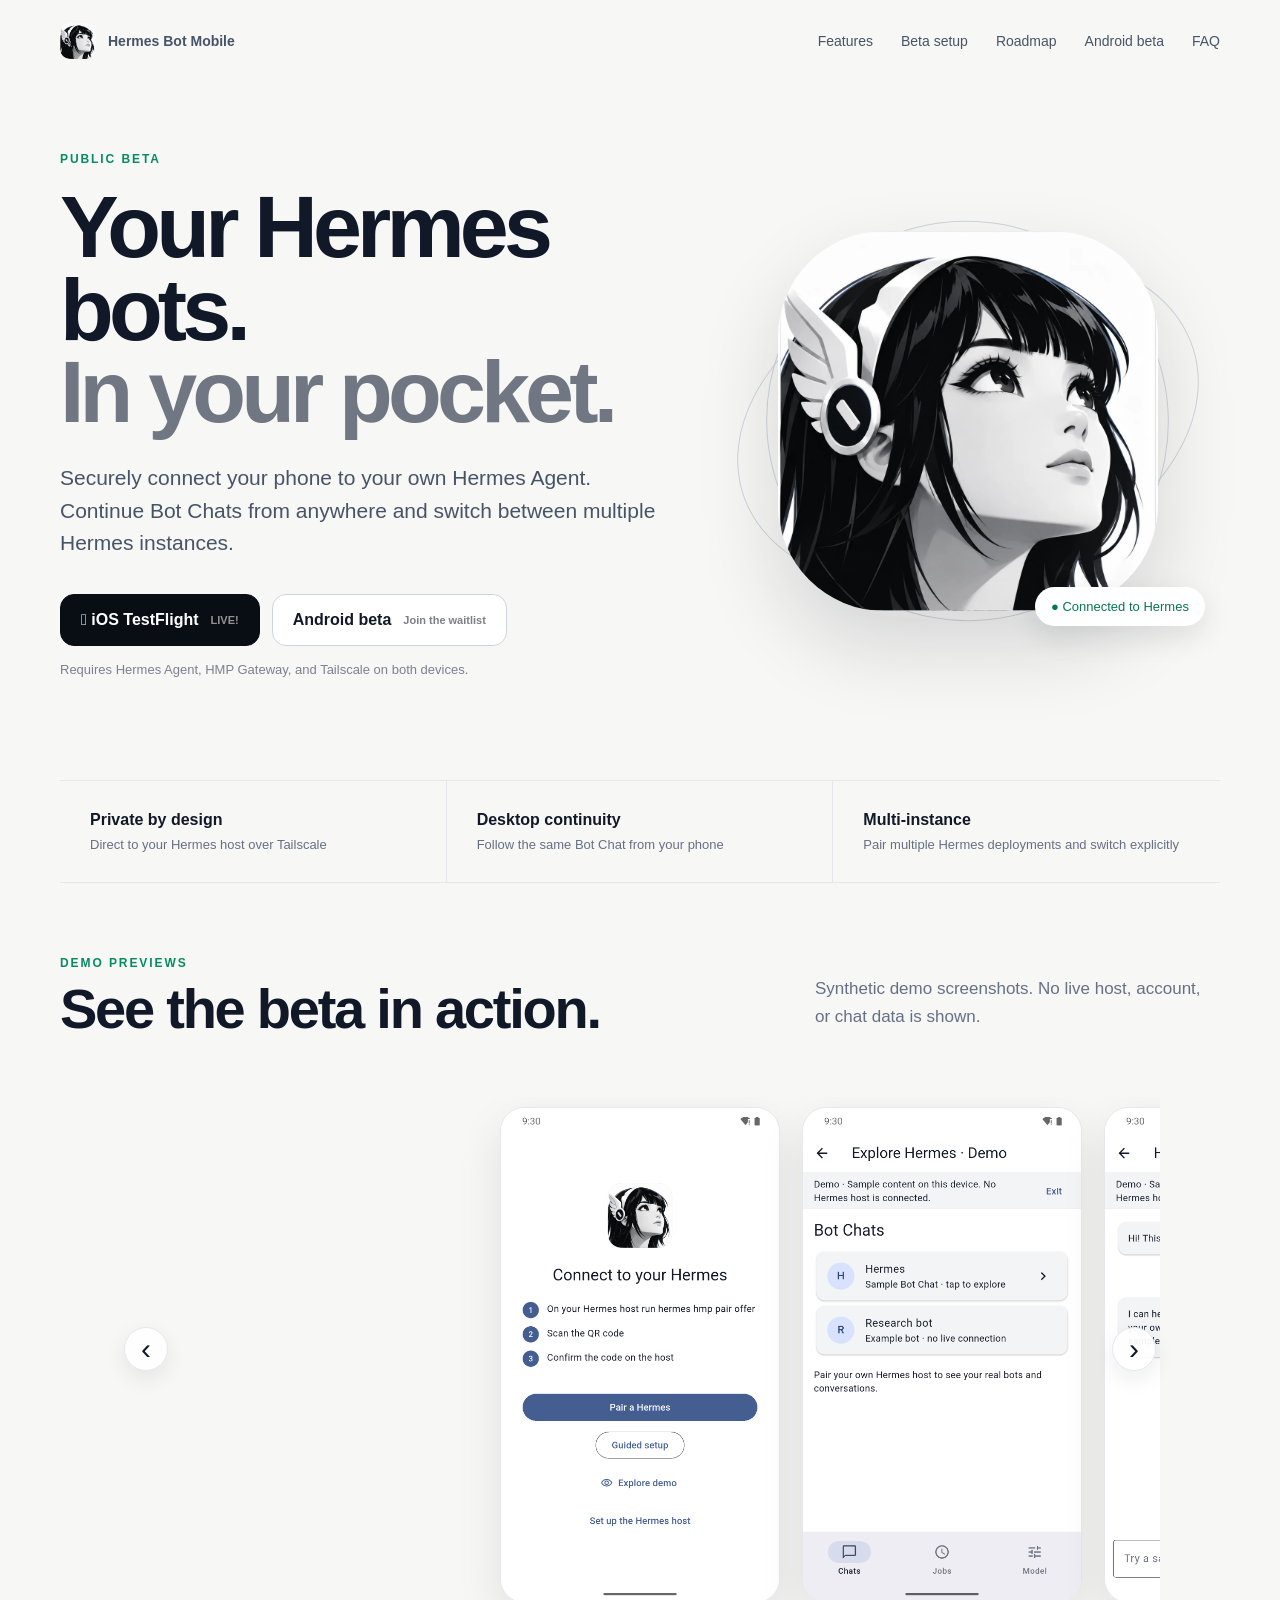
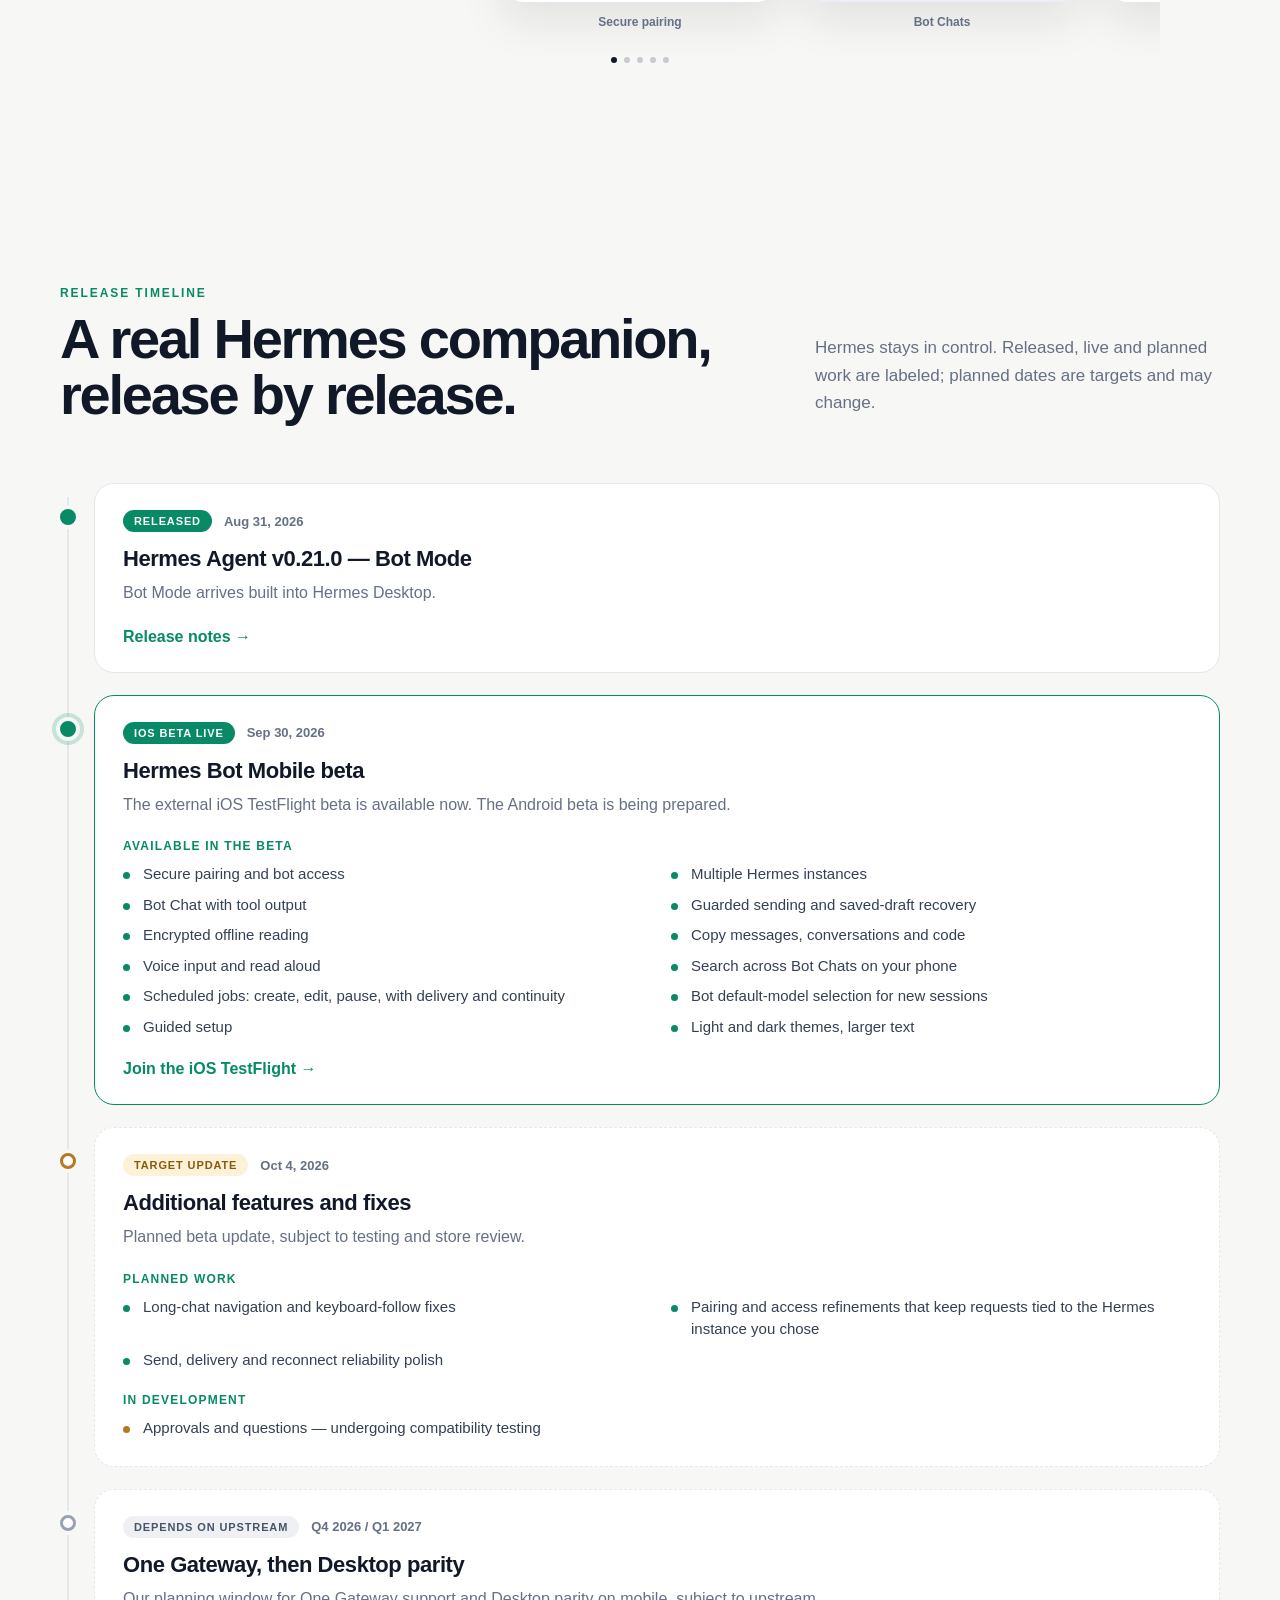
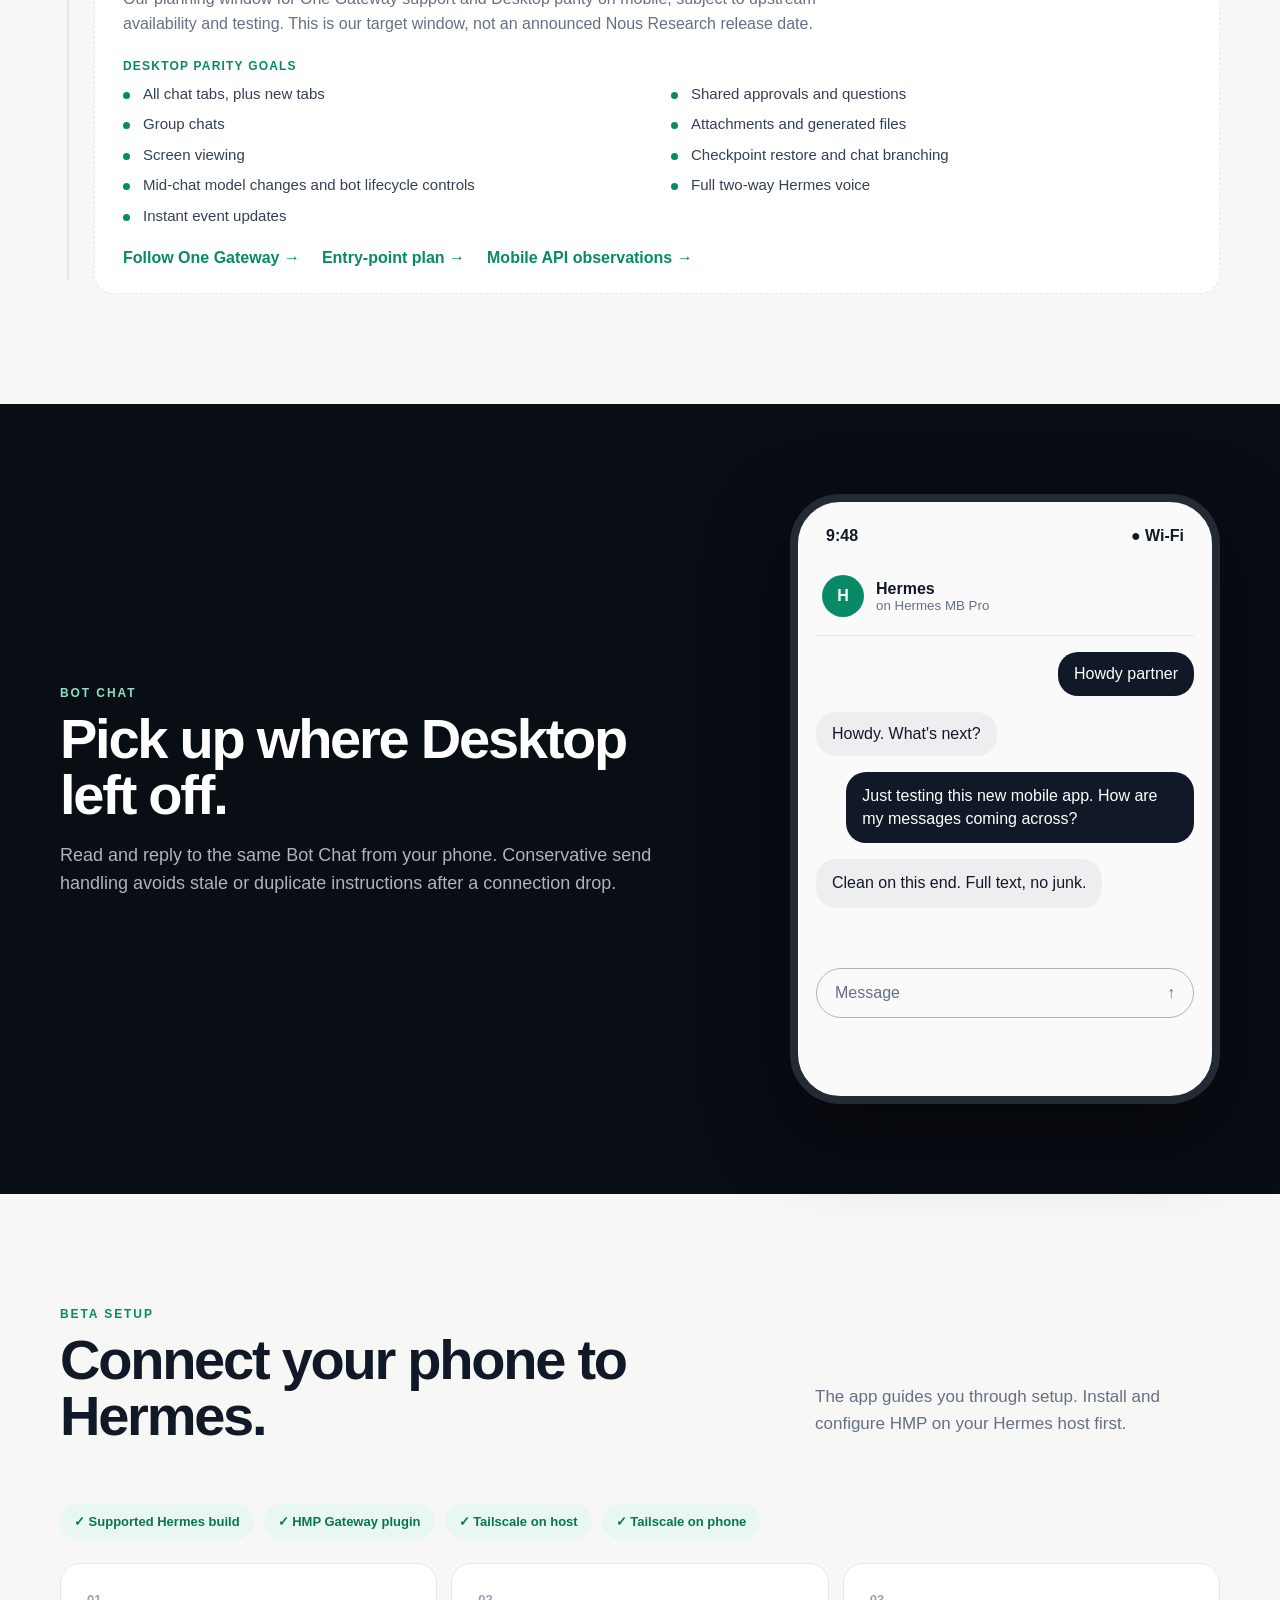
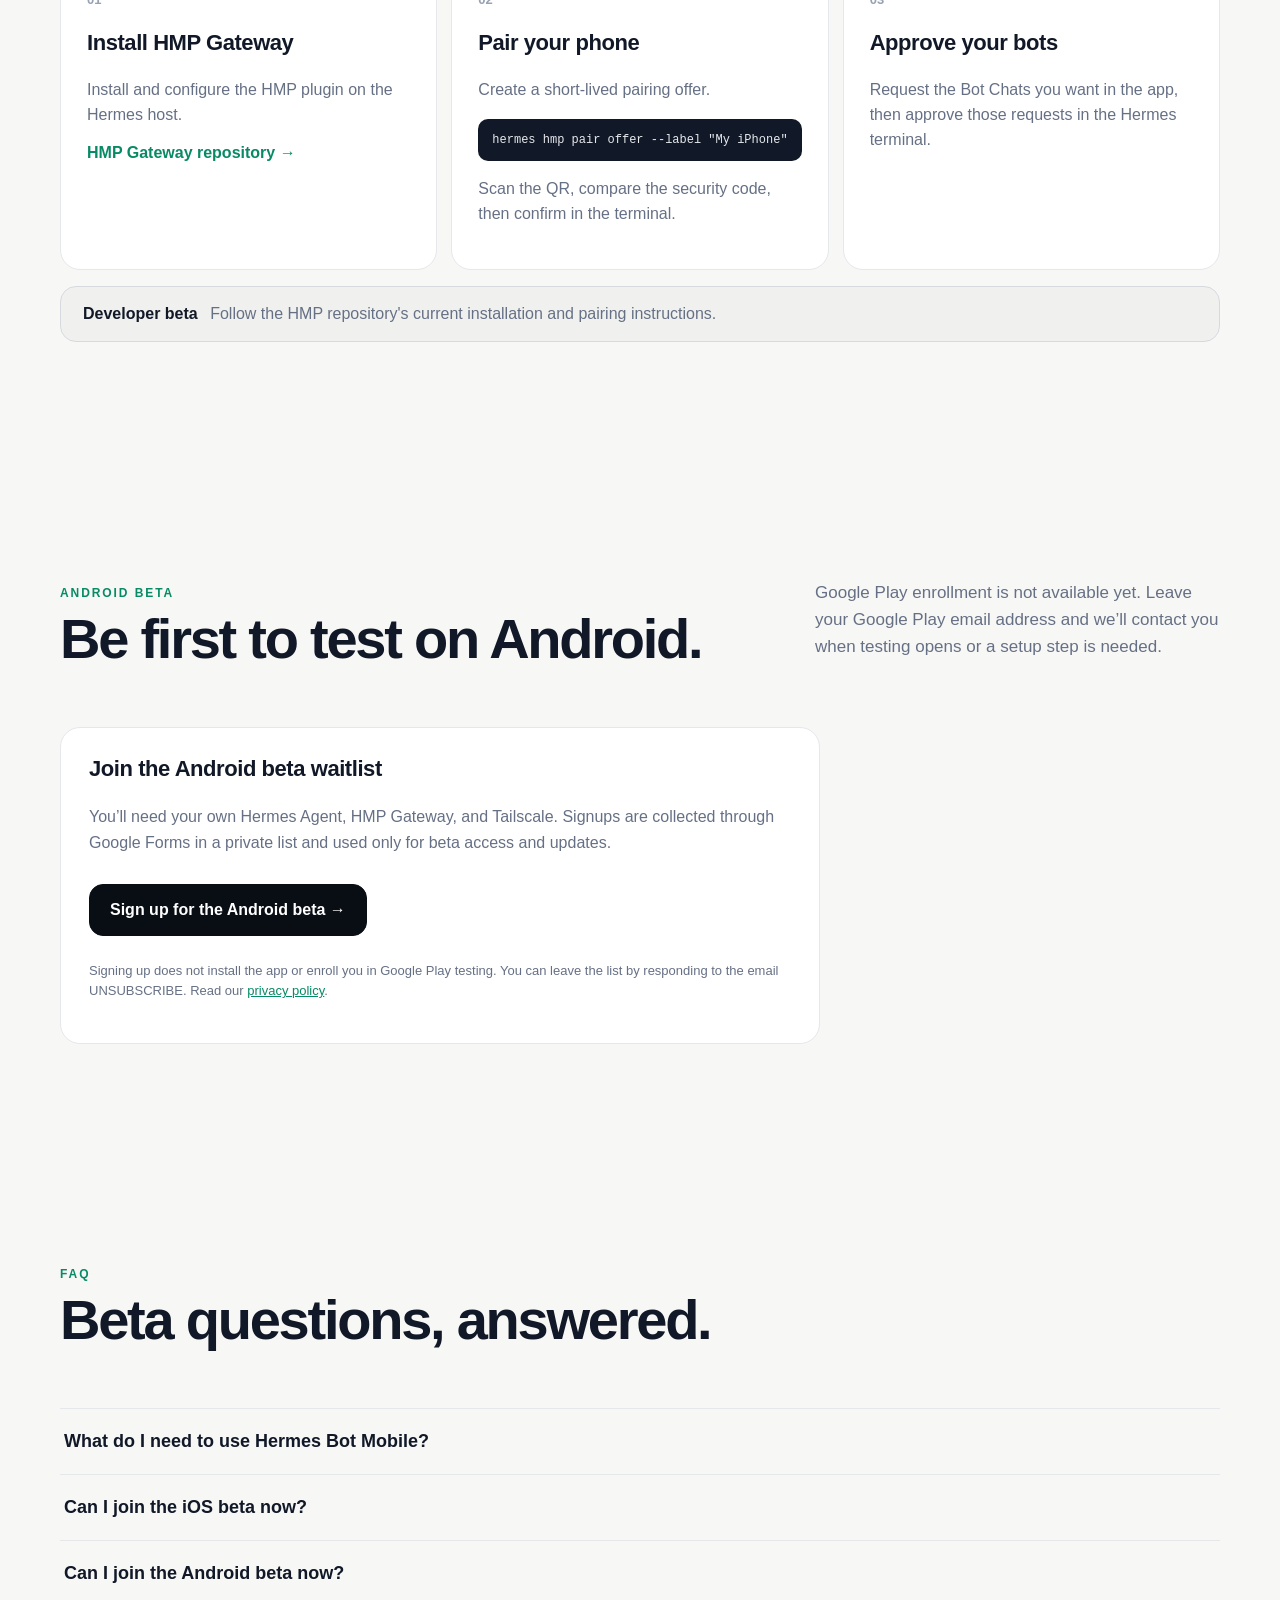
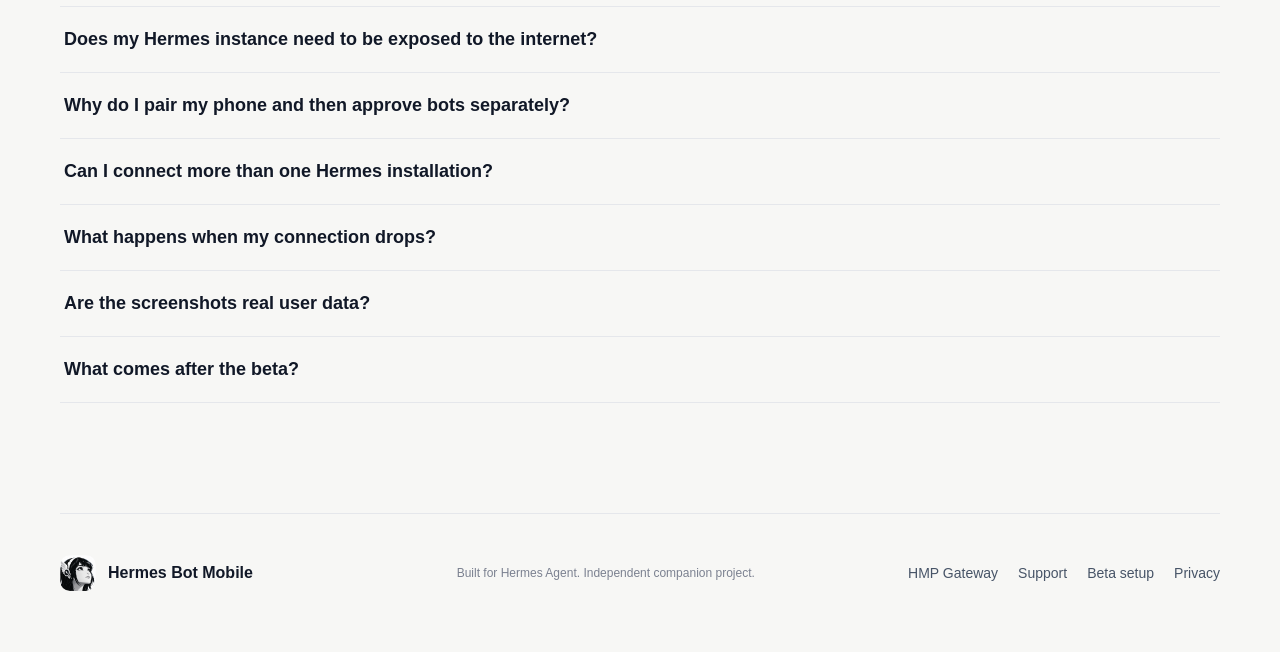
<file: index.html>
<!doctype html><html lang="en"><head><meta charset="utf-8"><meta name="viewport" content="width=device-width,initial-scale=1"><meta name="description" content="Hermes Bot Mobile puts your Hermes bots in your pocket.">
<meta property="og:type" content="website">
<meta property="og:site_name" content="Hermes Bot Mobile">
<meta property="og:title" content="Hermes Bot Mobile">
<meta property="og:description" content="Your Hermes bots. In your pocket. Secure pairing, Bot Chat, multiple Hermes instances, voice, search, jobs and more.">
<meta property="og:url" content="https://hermes-bot.app/">
<meta property="og:image" content="https://hermes-bot.app/assets/og-image.jpg">
<meta property="og:image:alt" content="Hermes Bot Mobile">
<meta name="twitter:card" content="summary_large_image">
<meta name="twitter:title" content="Hermes Bot Mobile">
<meta name="twitter:description" content="Your Hermes bots. In your pocket.">
<meta name="twitter:image" content="https://hermes-bot.app/assets/og-image.jpg"><title>Hermes Bot Mobile</title><link rel="icon" href="assets/icon.png"><link rel="stylesheet" href="styles.css"></head><body>
<header class="nav wrap"><a class="brand" href="#"><img src="assets/icon.png" alt=""><span>Hermes Bot Mobile</span></a><nav><a href="#features">Features</a><a href="#setup">Beta setup</a><a href="#roadmap">Roadmap</a><a href="#android-beta">Android beta</a><a href="#faq">FAQ</a></nav></header>
<main><section class="hero wrap"><div><div class="eyebrow">PUBLIC BETA</div><h1>Your Hermes bots.<br><em>In your pocket.</em></h1><p class="lede">Securely connect your phone to your own Hermes Agent. Continue Bot Chats from anywhere and switch between multiple Hermes instances.</p><div class="actions"><a class="button primary" href="https://testflight.apple.com/join/xpqhr1Ab"> iOS TestFlight <span>LIVE!</span></a><a class="button" href="#android-beta">Android beta <span>Join the waitlist</span></a></div><p class="fine">Requires Hermes Agent, HMP Gateway, and Tailscale on both devices.</p></div><div class="hero-art"><div class="orbit a"></div><div class="orbit b"></div><img src="assets/icon.png" alt="Hermes Bot Mobile icon"><div class="pill">● Connected to Hermes</div></div></section>
<section class="proof wrap"><div><strong>Private by design</strong><span>Direct to your Hermes host over Tailscale</span></div><div><strong>Desktop continuity</strong><span>Follow the same Bot Chat from your phone</span></div><div><strong>Multi-instance</strong><span>Pair multiple Hermes deployments and switch explicitly</span></div></section>
<section class="section wrap previews"><div class="section-head"><div><span class="kicker">DEMO PREVIEWS</span><h2>See the beta in action.</h2></div><p>Synthetic demo screenshots. No live host, account, or chat data is shown.</p></div><div class="demo-carousel" aria-label="Hermes Bot Mobile demo previews">
<button class="carousel-arrow prev" type="button" aria-label="Previous demo">‹</button>
<div class="carousel-track" id="demo-carousel">
<figure><img src="assets/screenshots/android-demo-00-pairing.png" alt="Synthetic demo preview of secure pairing"><figcaption>Secure pairing</figcaption></figure>
<figure><img src="assets/screenshots/android-demo-01-chats.png" alt="Synthetic demo preview of Hermes bot chats"><figcaption>Bot Chats</figcaption></figure>
<figure><img src="assets/screenshots/android-demo-02-chat.png" alt="Synthetic demo preview of a Hermes conversation"><figcaption>Conversation</figcaption></figure>
<figure><img src="assets/screenshots/android-demo-03-jobs.png" alt="Synthetic demo preview of scheduled jobs"><figcaption>Scheduled jobs</figcaption></figure>
<figure><img src="assets/screenshots/android-demo-04-model.png" alt="Synthetic demo preview of model selection"><figcaption>Default model</figcaption></figure>
</div>
<button class="carousel-arrow next" type="button" aria-label="Next demo">›</button>
</div><div class="carousel-dots" aria-hidden="true"><i></i><i></i><i></i><i></i><i></i></div></section><section id="roadmap" class="section wrap" aria-labelledby="roadmap-title"><div class="section-head"><div><span class="kicker">RELEASE TIMELINE</span><h2 id="roadmap-title">A real Hermes companion, release by release.</h2></div><p>Hermes stays in control. Released, live and planned work are labeled; planned dates are targets and may change.</p></div><ol id="timeline" class="timeline"></ol></section>
<section class="dark"><div class="wrap split"><div><span class="kicker mint">BOT CHAT</span><h2>Pick up where Desktop left off.</h2><p>Read and reply to the same Bot Chat from your phone. Conservative send handling avoids stale or duplicate instructions after a connection drop.</p></div><div class="phone"><div class="phonebar">9:48 <span>● Wi-Fi</span></div><div class="chathead"><b>H</b><div><strong>Hermes</strong><small>on Hermes MB Pro</small></div></div><div class="bubble me">Howdy partner</div><div class="bubble">Howdy. What's next?</div><div class="bubble me wide">Just testing this new mobile app. How are my messages coming across?</div><div class="bubble wide">Clean on this end. Full text, no junk.</div><div class="composer">Message <b>↑</b></div></div></div></section>
<section id="setup" class="section wrap"><div class="section-head"><div><span class="kicker">BETA SETUP</span><h2>Connect your phone to Hermes.</h2></div><p>The app guides you through setup. Install and configure HMP on your Hermes host first.</p></div><div class="req"><span>✓ Supported Hermes build</span><span>✓ HMP Gateway plugin</span><span>✓ Tailscale on host</span><span>✓ Tailscale on phone</span></div><div class="grid steps"><article><b>01</b><h3>Install HMP Gateway</h3><p>Install and configure the HMP plugin on the Hermes host.</p><a href="https://github.com/MahdiHedhli/hermes-hmp">HMP Gateway repository →</a></article><article><b>02</b><h3>Pair your phone</h3><p>Create a short-lived pairing offer.</p><pre><code>hermes hmp pair offer --label "My iPhone"</code></pre><p>Scan the QR, compare the security code, then confirm in the terminal.</p></article><article><b>03</b><h3>Approve your bots</h3><p>Request the Bot Chats you want in the app, then approve those requests in the Hermes terminal.</p></article></div><div class="note"><strong>Developer beta</strong> Follow the HMP repository's current installation and pairing instructions.</div></section>
<section id="android-beta" class="section wrap" aria-labelledby="android-beta-title"><div class="section-head"><div><span class="kicker">ANDROID BETA</span><h2 id="android-beta-title">Be first to test on Android.</h2></div><p>Google Play enrollment is not available yet. Leave your Google Play email address and we’ll contact you when testing opens or a setup step is needed.</p></div><article class="beta-signup"><h3>Join the Android beta waitlist</h3><p>You’ll need your own Hermes Agent, HMP Gateway, and Tailscale. Signups are collected through Google Forms in a private list and used only for beta access and updates.</p><a class="button primary" href="https://docs.google.com/forms/d/e/1FAIpQLSffyN-9NxLB6W3A6nmQTnQVERG7p3RSIt5DeIBfDf3zueqhJw/viewform">Sign up for the Android beta →</a><p class="fine">Signing up does not install the app or enroll you in Google Play testing. You can leave the list by responding to the email UNSUBSCRIBE. Read our <a href="/privacy.html">privacy policy</a>.</p></article></section>
<section id="faq" class="section wrap"><div class="section-head"><div><span class="kicker">FAQ</span><h2>Beta questions, answered.</h2></div></div><div id="faqs"></div></section></main>
<footer class="wrap footer"><div class="brand"><img src="assets/icon.png" alt=""><span>Hermes Bot Mobile</span></div><p>Built for Hermes Agent. Independent companion project.</p><div><a href="https://github.com/MahdiHedhli/hermes-hmp">HMP Gateway</a><a href="https://github.com/MahdiHedhli/hermes-hmp/issues">Support</a><a href="#setup">Beta setup</a><a href="/privacy.html">Privacy</a></div></footer><script src="site-data.js"></script><script src="app.js"></script></body></html>
</file>
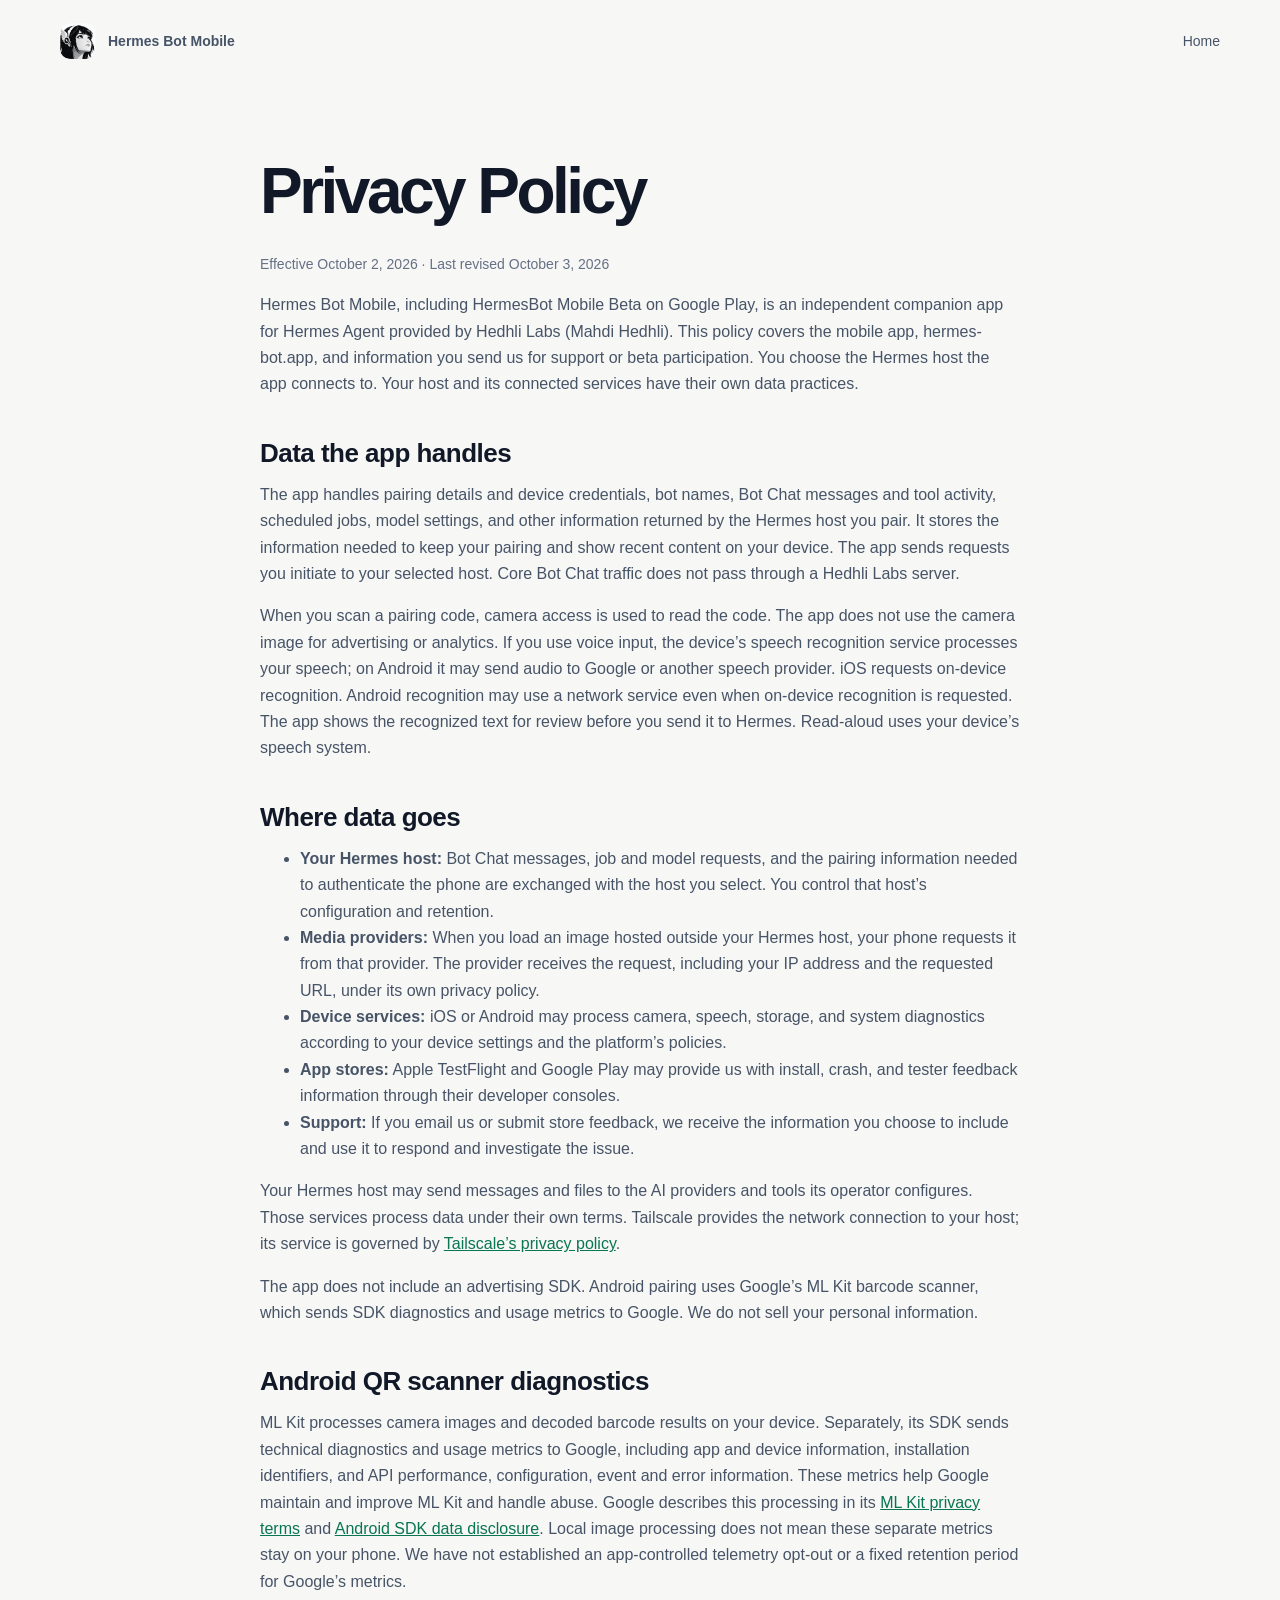
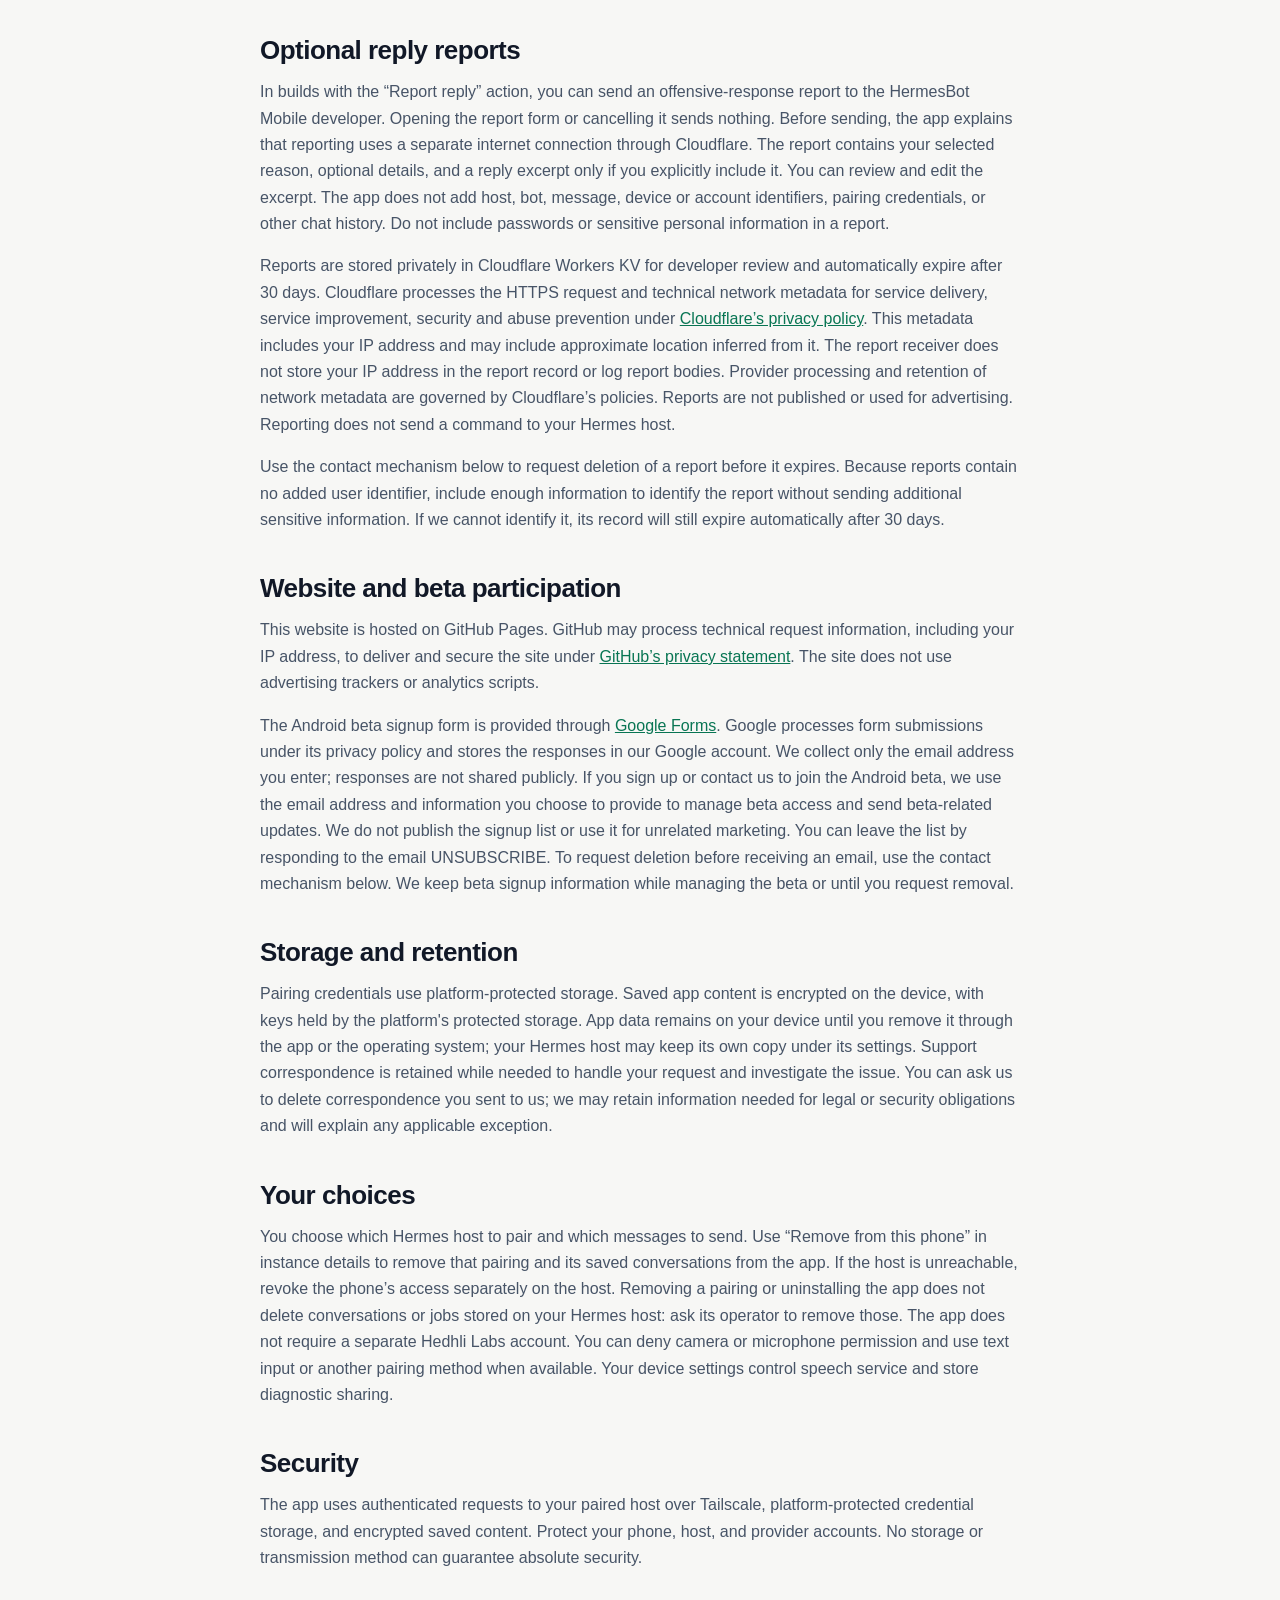
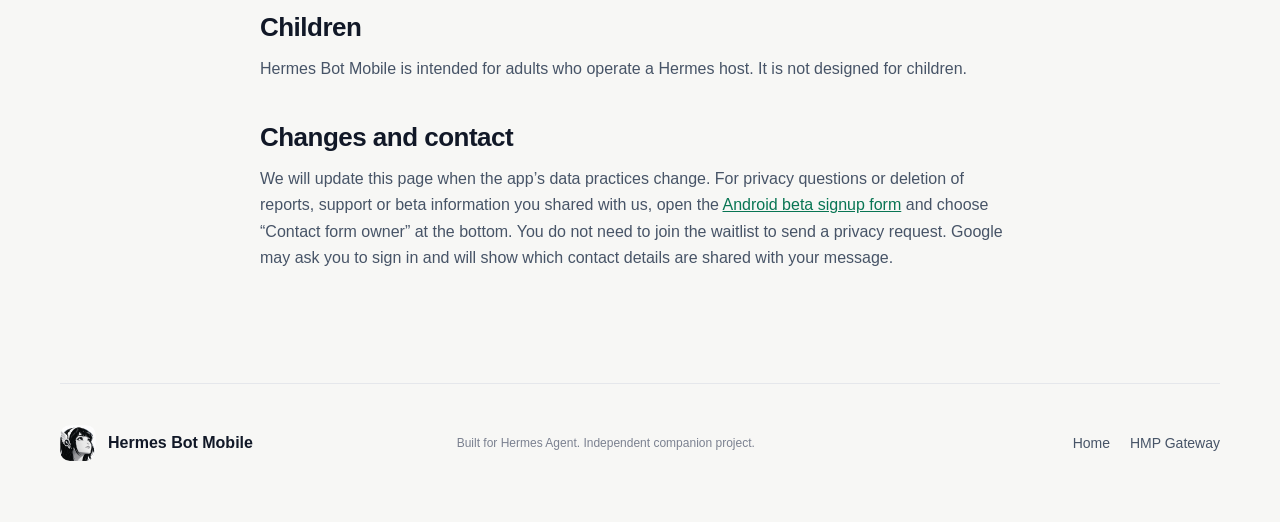
<file: privacy.html>
<!doctype html>
<html lang="en">
<head>
  <meta charset="utf-8">
  <meta name="viewport" content="width=device-width,initial-scale=1">
  <meta name="description" content="Privacy information for Hermes Bot Mobile.">
  <title>Privacy Policy · Hermes Bot Mobile</title>
  <link rel="icon" href="assets/icon.png">
  <link rel="stylesheet" href="styles.css">
  <style>
    .policy { max-width: 760px; padding: 56px 0 96px; }
    .policy h1 { font-size: clamp(40px, 6vw, 64px); line-height: 1.05; }
    .policy h2 { font-size: 26px; letter-spacing: -.02em; margin-top: 42px; }
    .policy p, .policy li { line-height: 1.65; color: #475467; }
    .policy a { color: #087553; }
    .policy .updated { font-size: 14px; color: #667085; }
  </style>
</head>
<body>
  <header class="nav wrap"><a class="brand" href="/"><img src="assets/icon.png" alt=""><span>Hermes Bot Mobile</span></a><nav><a href="/">Home</a></nav></header>
  <main class="policy wrap">
    <h1>Privacy Policy</h1>
    <p class="updated">Effective October 2, 2026 · Last revised October 3, 2026</p>
    <p>Hermes Bot Mobile, including HermesBot Mobile Beta on Google Play, is an independent companion app for Hermes Agent provided by Hedhli Labs (Mahdi Hedhli). This policy covers the mobile app, hermes-bot.app, and information you send us for support or beta participation. You choose the Hermes host the app connects to. Your host and its connected services have their own data practices.</p>

    <h2>Data the app handles</h2>
    <p>The app handles pairing details and device credentials, bot names, Bot Chat messages and tool activity, scheduled jobs, model settings, and other information returned by the Hermes host you pair. It stores the information needed to keep your pairing and show recent content on your device. The app sends requests you initiate to your selected host. Core Bot Chat traffic does not pass through a Hedhli Labs server.</p>
    <p>When you scan a pairing code, camera access is used to read the code. The app does not use the camera image for advertising or analytics. If you use voice input, the device’s speech recognition service processes your speech; on Android it may send audio to Google or another speech provider. iOS requests on-device recognition. Android recognition may use a network service even when on-device recognition is requested. The app shows the recognized text for review before you send it to Hermes. Read-aloud uses your device’s speech system.</p>

    <h2>Where data goes</h2>
    <ul>
      <li><strong>Your Hermes host:</strong> Bot Chat messages, job and model requests, and the pairing information needed to authenticate the phone are exchanged with the host you select. You control that host’s configuration and retention.</li>
      <li><strong>Media providers:</strong> When you load an image hosted outside your Hermes host, your phone requests it from that provider. The provider receives the request, including your IP address and the requested URL, under its own privacy policy.</li>
      <li><strong>Device services:</strong> iOS or Android may process camera, speech, storage, and system diagnostics according to your device settings and the platform’s policies.</li>
      <li><strong>App stores:</strong> Apple TestFlight and Google Play may provide us with install, crash, and tester feedback information through their developer consoles.</li>
      <li><strong>Support:</strong> If you email us or submit store feedback, we receive the information you choose to include and use it to respond and investigate the issue.</li>
    </ul>
    <p>Your Hermes host may send messages and files to the AI providers and tools its operator configures. Those services process data under their own terms. Tailscale provides the network connection to your host; its service is governed by <a href="https://tailscale.com/privacy-policy">Tailscale’s privacy policy</a>.</p>
    <p>The app does not include an advertising SDK. Android pairing uses Google’s ML Kit barcode scanner, which sends SDK diagnostics and usage metrics to Google. We do not sell your personal information.</p>

    <h2>Android QR scanner diagnostics</h2>
    <p>ML Kit processes camera images and decoded barcode results on your device. Separately, its SDK sends technical diagnostics and usage metrics to Google, including app and device information, installation identifiers, and API performance, configuration, event and error information. These metrics help Google maintain and improve ML Kit and handle abuse. Google describes this processing in its <a href="https://developers.google.com/ml-kit/terms">ML Kit privacy terms</a> and <a href="https://developers.google.com/ml-kit/android-data-disclosure">Android SDK data disclosure</a>. Local image processing does not mean these separate metrics stay on your phone. We have not established an app-controlled telemetry opt-out or a fixed retention period for Google’s metrics.</p>

    <h2>Optional reply reports</h2>
    <p>In builds with the “Report reply” action, you can send an offensive-response report to the HermesBot Mobile developer. Opening the report form or cancelling it sends nothing. Before sending, the app explains that reporting uses a separate internet connection through Cloudflare. The report contains your selected reason, optional details, and a reply excerpt only if you explicitly include it. You can review and edit the excerpt. The app does not add host, bot, message, device or account identifiers, pairing credentials, or other chat history. Do not include passwords or sensitive personal information in a report.</p>
    <p>Reports are stored privately in Cloudflare Workers KV for developer review and automatically expire after 30 days. Cloudflare processes the HTTPS request and technical network metadata for service delivery, service improvement, security and abuse prevention under <a href="https://www.cloudflare.com/privacypolicy/">Cloudflare’s privacy policy</a>. This metadata includes your IP address and may include approximate location inferred from it. The report receiver does not store your IP address in the report record or log report bodies. Provider processing and retention of network metadata are governed by Cloudflare’s policies. Reports are not published or used for advertising. Reporting does not send a command to your Hermes host.</p>
    <p>Use the contact mechanism below to request deletion of a report before it expires. Because reports contain no added user identifier, include enough information to identify the report without sending additional sensitive information. If we cannot identify it, its record will still expire automatically after 30 days.</p>

    <h2>Website and beta participation</h2>
    <p>This website is hosted on GitHub Pages. GitHub may process technical request information, including your IP address, to deliver and secure the site under <a href="https://docs.github.com/en/site-policy/privacy-policies/github-general-privacy-statement">GitHub’s privacy statement</a>. The site does not use advertising trackers or analytics scripts.</p>
    <p>The Android beta signup form is provided through <a href="https://policies.google.com/privacy">Google Forms</a>. Google processes form submissions under its privacy policy and stores the responses in our Google account. We collect only the email address you enter; responses are not shared publicly. If you sign up or contact us to join the Android beta, we use the email address and information you choose to provide to manage beta access and send beta-related updates. We do not publish the signup list or use it for unrelated marketing. You can leave the list by responding to the email UNSUBSCRIBE. To request deletion before receiving an email, use the contact mechanism below. We keep beta signup information while managing the beta or until you request removal.</p>

    <h2>Storage and retention</h2>
    <p>Pairing credentials use platform-protected storage. Saved app content is encrypted on the device, with keys held by the platform's protected storage. App data remains on your device until you remove it through the app or the operating system; your Hermes host may keep its own copy under its settings. Support correspondence is retained while needed to handle your request and investigate the issue. You can ask us to delete correspondence you sent to us; we may retain information needed for legal or security obligations and will explain any applicable exception.</p>

    <h2>Your choices</h2>
    <p>You choose which Hermes host to pair and which messages to send. Use “Remove from this phone” in instance details to remove that pairing and its saved conversations from the app. If the host is unreachable, revoke the phone’s access separately on the host. Removing a pairing or uninstalling the app does not delete conversations or jobs stored on your Hermes host: ask its operator to remove those. The app does not require a separate Hedhli Labs account. You can deny camera or microphone permission and use text input or another pairing method when available. Your device settings control speech service and store diagnostic sharing.</p>

    <h2>Security</h2>
    <p>The app uses authenticated requests to your paired host over Tailscale, platform-protected credential storage, and encrypted saved content. Protect your phone, host, and provider accounts. No storage or transmission method can guarantee absolute security.</p>

    <h2>Children</h2>
    <p>Hermes Bot Mobile is intended for adults who operate a Hermes host. It is not designed for children.</p>

    <h2>Changes and contact</h2>
    <p>We will update this page when the app’s data practices change. For privacy questions or deletion of reports, support or beta information you shared with us, open the <a href="https://docs.google.com/forms/d/e/1FAIpQLSffyN-9NxLB6W3A6nmQTnQVERG7p3RSIt5DeIBfDf3zueqhJw/viewform">Android beta signup form</a> and choose “Contact form owner” at the bottom. You do not need to join the waitlist to send a privacy request. Google may ask you to sign in and will show which contact details are shared with your message.</p>
  </main>
  <footer class="wrap footer"><div class="brand"><img src="assets/icon.png" alt=""><span>Hermes Bot Mobile</span></div><p>Built for Hermes Agent. Independent companion project.</p><div><a href="/">Home</a><a href="https://github.com/MahdiHedhli/hermes-hmp">HMP Gateway</a></div></footer>
</body>
</html>
</file>
<file: styles.css>
:root{--ink:#111827;--muted:#667085;--line:#e5e7eb;--paper:#f7f7f5;--green:#078a65;--black:#090d14}*{box-sizing:border-box}html{scroll-behavior:smooth}body{margin:0;background:var(--paper);color:var(--ink);font-family:Inter,ui-sans-serif,-apple-system,BlinkMacSystemFont,"Segoe UI",sans-serif}.wrap{width:min(1160px,calc(100% - 40px));margin:auto}.nav{height:82px;display:flex;align-items:center;justify-content:space-between}.brand{display:flex;gap:12px;align-items:center;color:var(--ink);text-decoration:none;font-weight:750}.brand img{width:36px;height:36px;border-radius:10px}.nav nav{display:flex;gap:28px}.nav a,.footer a{color:#475467;text-decoration:none;font-size:14px}.hero{min-height:650px;display:grid;grid-template-columns:1.1fr .9fr;align-items:center;gap:40px;padding:70px 0 90px}.eyebrow,.kicker{font-size:12px;letter-spacing:.16em;font-weight:800;color:var(--green)}h1{font-size:clamp(52px,7vw,88px);line-height:.94;letter-spacing:-.055em;margin:20px 0 28px}h1 em{font-style:normal;color:#707782}h2{font-size:clamp(34px,4.5vw,56px);line-height:1;letter-spacing:-.04em;margin:10px 0}h3{font-size:22px;letter-spacing:-.02em}.lede{font-size:21px;line-height:1.55;color:#475467;max-width:670px}.actions{display:flex;gap:12px;margin:34px 0 16px;flex-wrap:wrap}.button{display:flex;gap:12px;align-items:center;padding:16px 20px;border:1px solid #cfd4dc;border-radius:14px;text-decoration:none;color:var(--ink);font-weight:700;background:#fff}.button.primary{background:var(--black);color:#fff;border-color:var(--black)}.button span{font-size:11px;opacity:.55}.disabled{pointer-events:none}.fine{font-size:13px;color:#7b8190}.hero-art{height:500px;position:relative;display:grid;place-items:center}.hero-art>img{width:min(78%,380px);aspect-ratio:1;border-radius:28%;position:relative;z-index:2;box-shadow:0 35px 80px #11182726}.orbit{position:absolute;border:1px solid #cfd4dc;border-radius:50%;inset:10%}.orbit.a{transform:rotate(22deg)}.orbit.b{inset:18% 3%;transform:rotate(-18deg)}.pill{position:absolute;z-index:3;bottom:9%;right:3%;background:#fff;padding:12px 16px;border-radius:99px;box-shadow:0 10px 30px #1118271c;font-size:13px;color:#087553}.proof{display:grid;grid-template-columns:repeat(3,1fr);border-block:1px solid var(--line)}.proof div{padding:30px;border-right:1px solid var(--line)}.proof div:last-child{border:0}.proof strong,.proof span{display:block}.proof span{color:var(--muted);font-size:13px;margin-top:8px}.section{padding:110px 0}.section-head{display:grid;grid-template-columns:1.25fr .75fr;gap:80px;align-items:end;margin-bottom:50px}.section-head>p{color:var(--muted);font-size:17px;line-height:1.6}.grid{display:grid;grid-template-columns:repeat(3,1fr);gap:14px}.feature,.steps article,.roadmap article{background:#fff;border:1px solid var(--line);border-radius:20px;padding:26px}.feature{min-height:190px}.feature .ico{font-size:22px}.feature h3{margin:26px 0 10px}.feature p,.steps p,.roadmap li{color:var(--muted);line-height:1.55}.dark{background:var(--black);color:#fff;padding:90px 0}.split{display:grid;grid-template-columns:1fr 430px;align-items:center;gap:100px}.dark p{color:#aeb4bf;font-size:18px;line-height:1.6}.mint{color:#8de0c5}.phone{background:#fafafa;color:var(--ink);border:8px solid #242a33;border-radius:50px;padding:25px 18px 18px;min-height:610px;box-shadow:0 30px 80px #0008}.phonebar{font-weight:700;margin:0 10px 30px;display:flex;justify-content:space-between}.chathead{display:flex;gap:12px;align-items:center;border-bottom:1px solid var(--line);padding:0 6px 18px}.chathead b{display:grid;place-items:center;width:42px;height:42px;border-radius:50%;background:var(--green);color:#fff}.chathead strong,.chathead small{display:block}.chathead small{color:#667085}.bubble{width:max-content;max-width:75%;padding:13px 16px;border-radius:20px;background:#eeeef0;margin:16px 0}.bubble.me{margin-left:auto;background:#111827;color:#fff}.bubble.wide{max-width:92%;line-height:1.4}.composer{margin-top:60px;border:1px solid #aeb4bf;border-radius:28px;padding:15px 18px;color:#667085}.composer b{float:right}.req{display:flex;gap:10px;flex-wrap:wrap;margin-bottom:24px}.req span{background:#e8f7f1;color:#087553;padding:10px 14px;border-radius:99px;font-size:13px;font-weight:700}.steps article>b{color:#98a2b3;font-size:13px}.steps a{color:var(--green);font-weight:700;text-decoration:none}.steps pre{background:#111827;color:#e7e9ed;padding:14px;border-radius:10px;overflow:auto;font-size:12px}.note{margin-top:16px;border:1px solid #d6d9df;border-radius:16px;padding:18px 22px;background:#f0f1ef;color:var(--muted)}.note strong{color:var(--ink);margin-right:8px}.roadmap article>span{font-size:11px;letter-spacing:.12em;color:var(--green);font-weight:800}.roadmap{grid-template-columns:repeat(2,1fr)}.roadmap p{color:var(--muted);line-height:1.55}#faqs{border-top:1px solid var(--line)}details{border-bottom:1px solid var(--line);padding:22px 4px}summary{font-weight:700;font-size:18px;cursor:pointer;list-style:none}details p{color:var(--muted);line-height:1.6;max-width:800px}.footer{border-top:1px solid var(--line);padding:40px 0 60px;display:grid;grid-template-columns:1fr 1fr 1fr;align-items:center;gap:30px}.footer p{font-size:12px;color:#7b8190}.footer>div:last-child{display:flex;justify-content:flex-end;gap:20px}@media(max-width:800px){.nav nav{display:none}.hero,.section-head,.split,.footer{grid-template-columns:1fr}.hero{padding-top:40px}.hero-art{height:380px}.proof,.grid{grid-template-columns:1fr}.proof div{border-right:0;border-bottom:1px solid var(--line)}.split{gap:50px}.phone{max-width:430px;margin:auto}.section{padding:75px 0}.section-head{gap:15px}.footer>div:last-child{justify-content:flex-start}h1{font-size:56px}}.pending{opacity:.82}.pending span{opacity:.7}.previews{overflow:hidden}.shots{display:flex;gap:18px;overflow-x:auto;padding:8px 4px 24px;scroll-snap-type:x mandatory}.shots figure{margin:0;min-width:220px;width:220px;scroll-snap-align:start}.shots img{width:100%;display:block;border-radius:26px;border:1px solid var(--line);box-shadow:0 16px 40px #11182718;background:#fff}.shots figcaption{text-align:center;color:var(--muted);font-size:13px;margin-top:10px}.future{border-top:1px solid var(--line)}.future .section-head a{color:var(--green);font-weight:700;text-decoration:none}@media(max-width:800px){.shots figure{min-width:190px;width:190px}}
.previews{padding-top:70px}.shot-grid{display:grid;grid-template-columns:repeat(5,1fr);gap:16px;align-items:start}.shot-grid figure{margin:0}.shot-grid img{width:100%;display:block;border-radius:22px;border:1px solid var(--line);box-shadow:0 18px 45px #11182718}.shot-grid figcaption{text-align:center;color:var(--muted);font-size:12px;font-weight:700;margin-top:10px}.future-list{display:flex;flex-wrap:wrap;gap:10px}.future-list span{padding:11px 14px;background:#fff;border:1px solid var(--line);border-radius:999px;color:#475467;font-size:13px}.section-head a{color:var(--green);font-weight:700;text-decoration:none}@media(max-width:800px){.shot-grid{grid-template-columns:repeat(2,1fr)}.shot-grid figure:last-child{grid-column:span 2;max-width:50%;justify-self:center}}

.timeline{list-style:none;margin:0;padding:0 0 0 34px;position:relative}.timeline:before{content:"";position:absolute;left:7px;top:14px;bottom:14px;width:2px;background:var(--line)}.tl-item{position:relative;padding-bottom:22px;scroll-margin-top:20px}.tl-item:last-child{padding-bottom:0}.tl-dot{position:absolute;left:-34px;top:26px;width:16px;height:16px;border-radius:50%;background:#fff;border:3px solid #98a2b3;box-shadow:0 0 0 4px var(--paper)}.tl-item.released .tl-dot{background:var(--green);border-color:var(--green)}.tl-item.live .tl-dot{background:var(--green);border-color:var(--green);box-shadow:0 0 0 4px var(--paper),0 0 0 8px #078a6533}.tl-item.target .tl-dot{border-color:#b7791f}.tl-card{background:#fff;border:1px solid var(--line);border-radius:20px;padding:26px 28px}.tl-item.live .tl-card{border-color:var(--green)}.tl-item.target .tl-card,.tl-item.upstream .tl-card{border-style:dashed}.tl-meta{display:flex;flex-wrap:wrap;gap:12px;align-items:center;font-size:13px;font-weight:700;color:var(--muted)}.badge{padding:5px 11px;border-radius:99px;font-size:11px;letter-spacing:.08em;text-transform:uppercase;font-weight:800;background:#eef0f3;color:#475467}.badge.released,.badge.live{background:var(--green);color:#fff}.badge.target{background:#fdf1d8;color:#8a5a0b}.badge.upstream{background:#eef0f3;color:#475467}.tl-card h3{margin:14px 0 8px}.tl-summary{color:var(--muted);line-height:1.6;margin:0;max-width:760px}.tl-label{font-size:12px;letter-spacing:.1em;text-transform:uppercase;font-weight:800;color:var(--green);margin:22px 0 10px}.tl-list{list-style:none;margin:0;padding:0;display:grid;grid-template-columns:repeat(2,1fr);gap:8px 28px}.tl-list li{position:relative;padding-left:20px;color:#344054;line-height:1.5;font-size:15px}.tl-list li:before{content:"";position:absolute;left:0;top:.6em;width:7px;height:7px;border-radius:50%;background:var(--green)}.tl-list.dev{grid-template-columns:1fr}.tl-list.dev li:before{background:#b7791f}.tl-links{display:flex;flex-wrap:wrap;gap:8px 22px;margin:22px 0 0}.tl-links a{color:var(--green);font-weight:700;text-decoration:none}.tl-links a:hover{text-decoration:underline}@media(max-width:800px){.timeline{padding-left:28px}.tl-dot{left:-28px}.timeline:before{left:6px}.tl-card{padding:22px 20px}.tl-list{grid-template-columns:1fr}}
.demo-carousel{position:relative;max-width:1040px;margin:0 auto}.carousel-track{display:flex;gap:22px;overflow-x:auto;scroll-snap-type:x mandatory;scroll-behavior:smooth;overscroll-behavior-inline:contain;padding:10px max(24px,calc((100% - 280px)/2)) 28px;scrollbar-width:none}.carousel-track::-webkit-scrollbar{display:none}.carousel-track figure{flex:0 0 280px;margin:0;scroll-snap-align:center}.carousel-track img{width:100%;height:auto;display:block;border-radius:24px;border:1px solid var(--line);box-shadow:0 18px 45px #11182718}.carousel-track figcaption{text-align:center;color:var(--muted);font-size:12px;font-weight:700;margin-top:12px}.carousel-arrow{position:absolute;z-index:4;top:45%;transform:translateY(-50%);width:44px;height:44px;border-radius:50%;border:1px solid var(--line);background:#fffffff0;box-shadow:0 8px 22px #11182714;font-size:30px;line-height:1;color:var(--ink);cursor:pointer}.carousel-arrow.prev{left:4px}.carousel-arrow.next{right:4px}.carousel-dots{display:flex;justify-content:center;gap:7px}.carousel-dots i{width:6px;height:6px;border-radius:50%;background:#c7cbd1}.carousel-dots i.active{background:var(--ink)}@media(max-width:800px){.carousel-track{gap:14px;padding-inline:max(20px,calc((100% - 240px)/2));padding-bottom:22px}.carousel-track figure{flex-basis:240px}.carousel-arrow{display:none}.carousel-dots{margin-top:2px}}

.beta-signup{max-width:760px;padding:28px;background:#fff;border:1px solid var(--line);border-radius:20px}.beta-signup h3{margin-top:0}.beta-signup p{line-height:1.6;color:var(--muted)}.beta-signup>.button{display:inline-flex;margin:12px 0}.beta-signup a:not(.button){color:var(--green)}.footer>div:last-child{flex-wrap:wrap}
</file>
